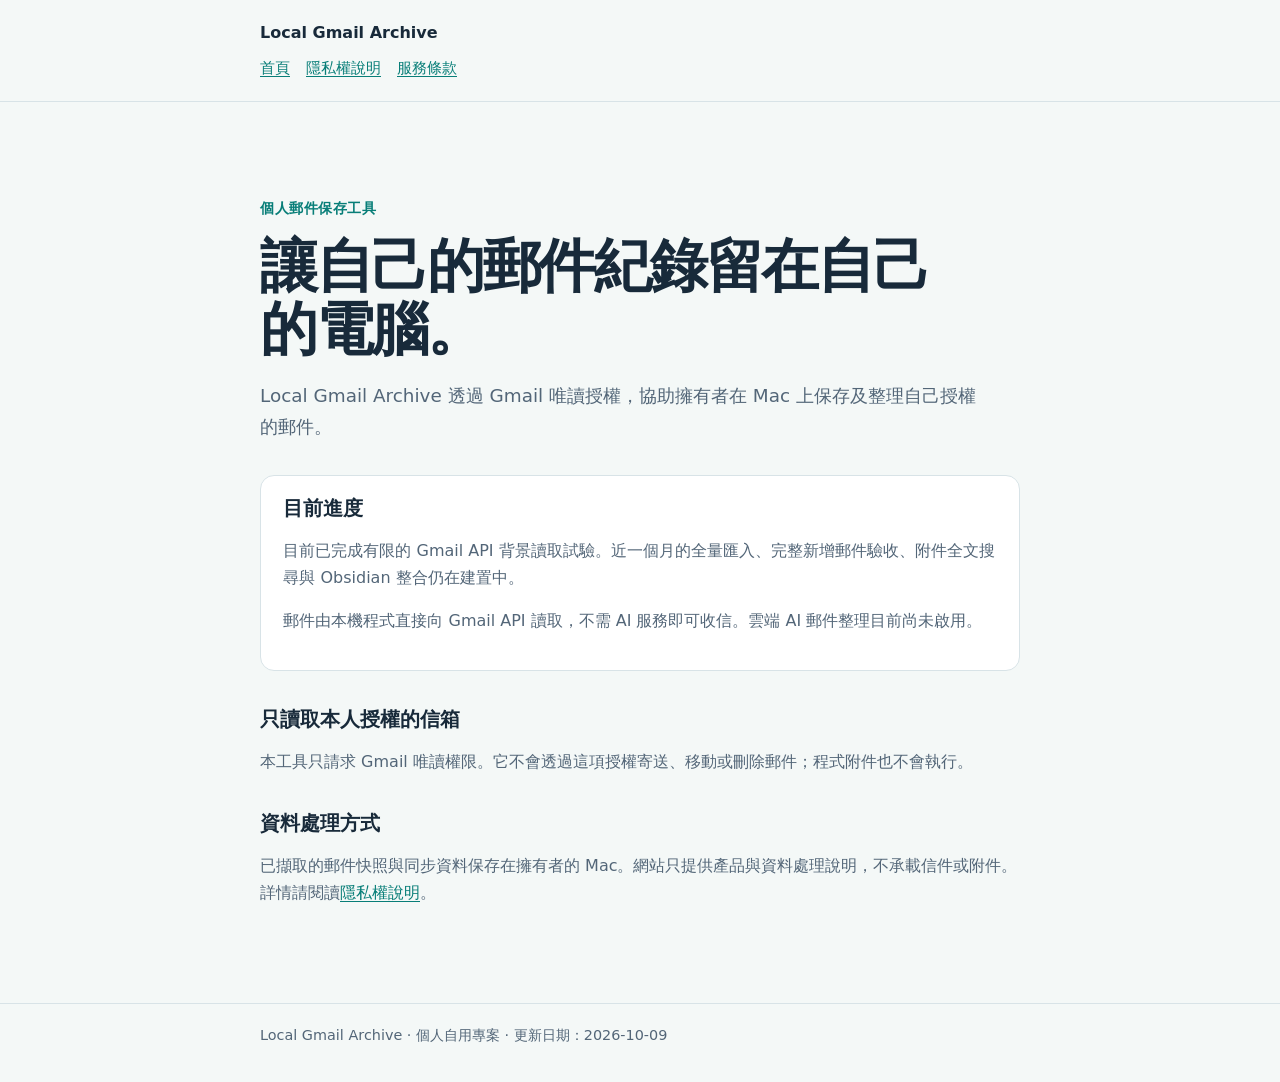
<file: index.html>
<!doctype html>
<html lang="zh-Hant">
<head>
  <meta charset="utf-8">
  <meta name="viewport" content="width=device-width, initial-scale=1">
  <meta name="description" content="Local Gmail Archive 是個人使用的本機郵件保存工具。">
  <title>Local Gmail Archive</title>
  <link rel="stylesheet" href="style.css">
</head>
<body>
  <header>
    <div class="wrap">
      <a class="brand" href="index.html">Local Gmail Archive</a>
      <nav aria-label="主要導覽">
        <a href="index.html" aria-current="page">首頁</a>
        <a href="privacy.html">隱私權說明</a>
        <a href="terms.html">服務條款</a>
      </nav>
    </div>
  </header>
  <main class="wrap">
    <p class="eyebrow">個人郵件保存工具</p>
    <h1>讓自己的郵件紀錄留在自己的電腦。</h1>
    <p class="lead">Local Gmail Archive 透過 Gmail 唯讀授權，協助擁有者在 Mac 上保存及整理自己授權的郵件。</p>

    <section class="panel" aria-labelledby="status">
      <h2 id="status">目前進度</h2>
      <p>目前已完成有限的 Gmail API 背景讀取試驗。近一個月的全量匯入、完整新增郵件驗收、附件全文搜尋與 Obsidian 整合仍在建置中。</p>
      <p>郵件由本機程式直接向 Gmail API 讀取，不需 AI 服務即可收信。雲端 AI 郵件整理目前尚未啟用。</p>
    </section>

    <h2>只讀取本人授權的信箱</h2>
    <p>本工具只請求 Gmail 唯讀權限。它不會透過這項授權寄送、移動或刪除郵件；程式附件也不會執行。</p>

    <h2>資料處理方式</h2>
    <p>已擷取的郵件快照與同步資料保存在擁有者的 Mac。網站只提供產品與資料處理說明，不承載信件或附件。詳情請閱讀<a href="privacy.html">隱私權說明</a>。</p>
  </main>
  <footer><div class="wrap">Local Gmail Archive · 個人自用專案 · 更新日期：2026-10-09</div></footer>
</body>
</html>
</file>
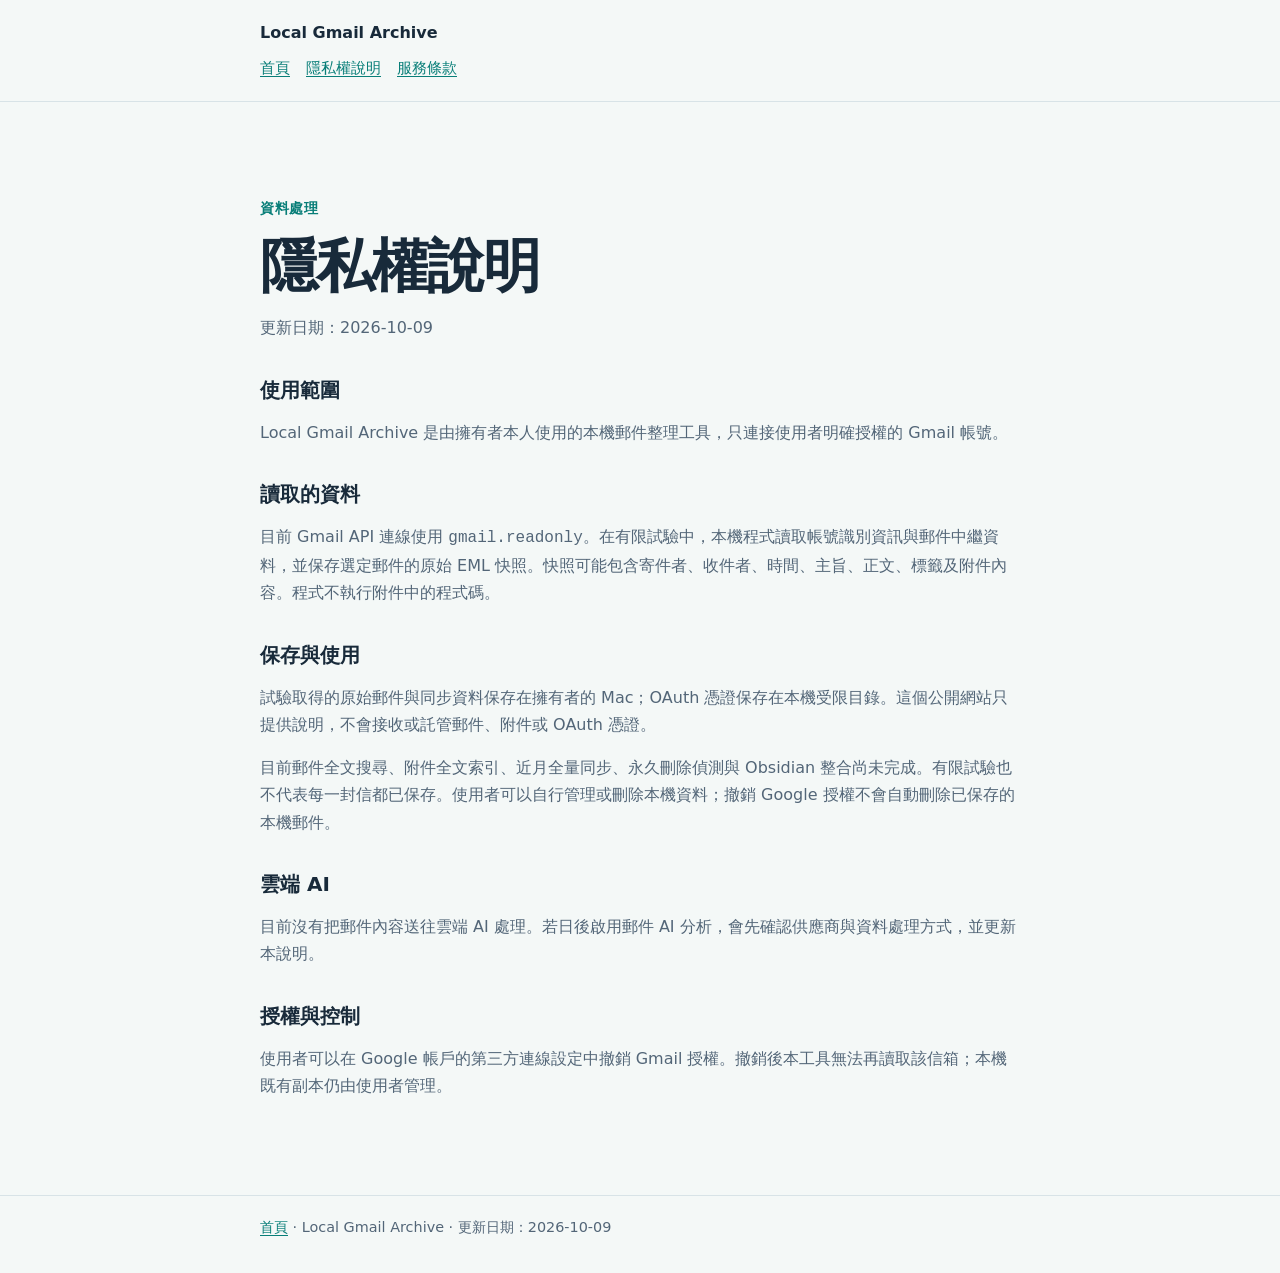
<file: privacy.html>
<!doctype html>
<html lang="zh-Hant">
<head>
  <meta charset="utf-8">
  <meta name="viewport" content="width=device-width, initial-scale=1">
  <meta name="description" content="Local Gmail Archive 的資料收集、保存與使用方式。">
  <title>隱私權說明 · Local Gmail Archive</title>
  <link rel="stylesheet" href="style.css">
</head>
<body>
  <header>
    <div class="wrap">
      <a class="brand" href="index.html">Local Gmail Archive</a>
      <nav aria-label="主要導覽">
        <a href="index.html">首頁</a>
        <a href="privacy.html" aria-current="page">隱私權說明</a>
        <a href="terms.html">服務條款</a>
      </nav>
    </div>
  </header>
  <main class="wrap">
    <p class="eyebrow">資料處理</p>
    <h1>隱私權說明</h1>
    <p>更新日期：2026-10-09</p>

    <h2>使用範圍</h2>
    <p>Local Gmail Archive 是由擁有者本人使用的本機郵件整理工具，只連接使用者明確授權的 Gmail 帳號。</p>

    <h2>讀取的資料</h2>
    <p>目前 Gmail API 連線使用 <code>gmail.readonly</code>。在有限試驗中，本機程式讀取帳號識別資訊與郵件中繼資料，並保存選定郵件的原始 EML 快照。快照可能包含寄件者、收件者、時間、主旨、正文、標籤及附件內容。程式不執行附件中的程式碼。</p>

    <h2>保存與使用</h2>
    <p>試驗取得的原始郵件與同步資料保存在擁有者的 Mac；OAuth 憑證保存在本機受限目錄。這個公開網站只提供說明，不會接收或託管郵件、附件或 OAuth 憑證。</p>
    <p>目前郵件全文搜尋、附件全文索引、近月全量同步、永久刪除偵測與 Obsidian 整合尚未完成。有限試驗也不代表每一封信都已保存。使用者可以自行管理或刪除本機資料；撤銷 Google 授權不會自動刪除已保存的本機郵件。</p>

    <h2>雲端 AI</h2>
    <p>目前沒有把郵件內容送往雲端 AI 處理。若日後啟用郵件 AI 分析，會先確認供應商與資料處理方式，並更新本說明。</p>

    <h2>授權與控制</h2>
    <p>使用者可以在 Google 帳戶的第三方連線設定中撤銷 Gmail 授權。撤銷後本工具無法再讀取該信箱；本機既有副本仍由使用者管理。</p>
  </main>
  <footer><div class="wrap"><a href="index.html">首頁</a> · Local Gmail Archive · 更新日期：2026-10-09</div></footer>
</body>
</html>
</file>
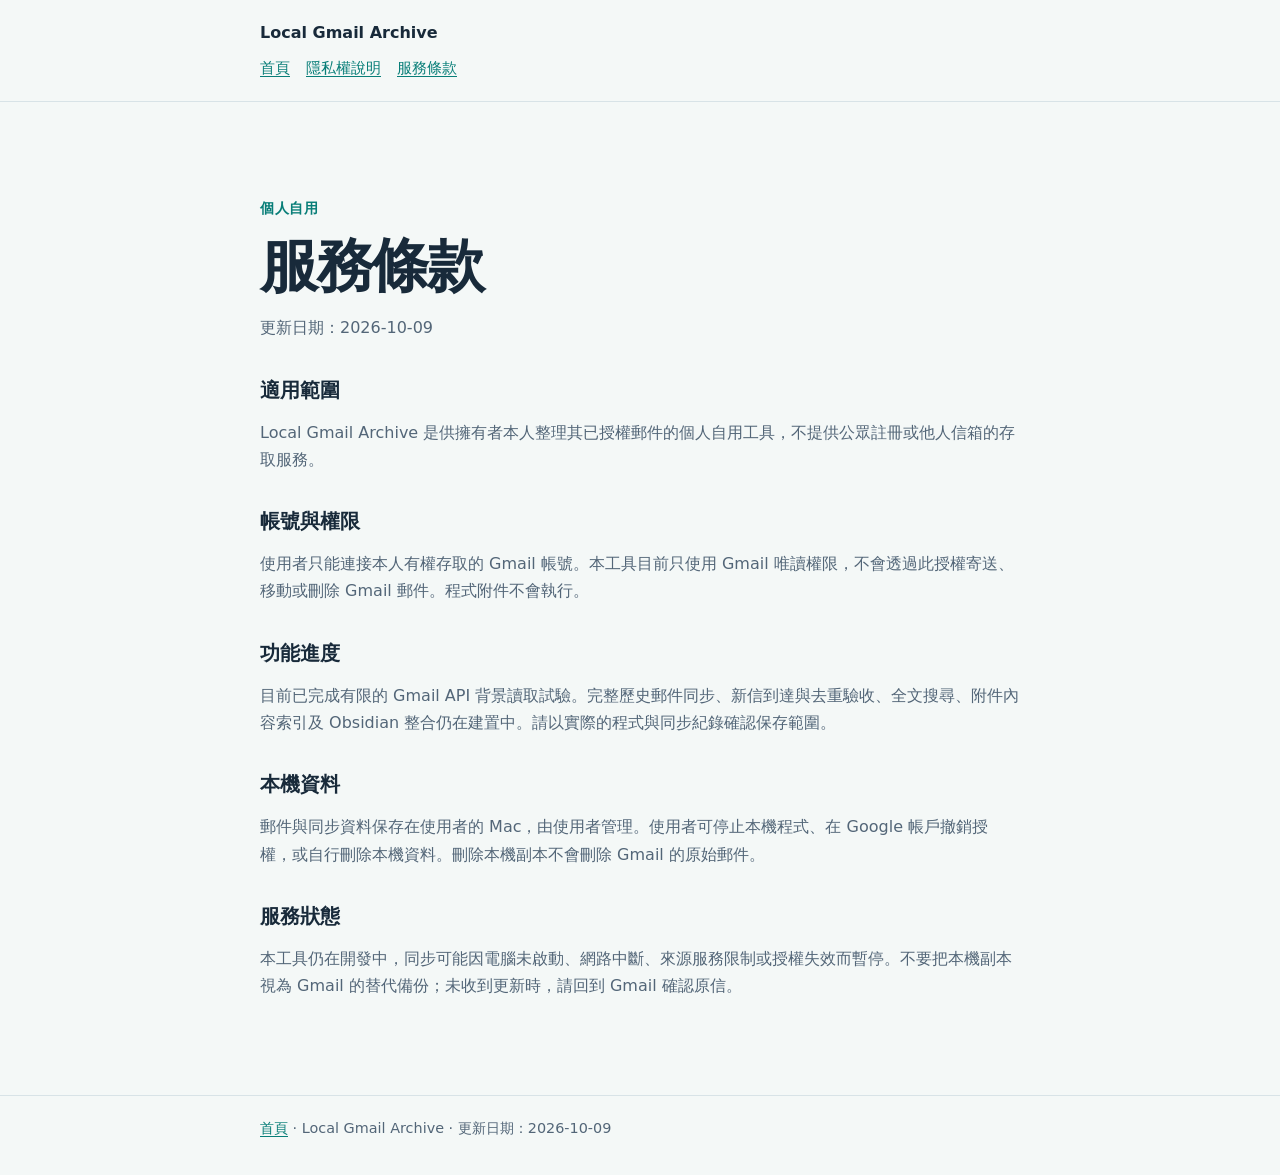
<file: terms.html>
<!doctype html>
<html lang="zh-Hant">
<head>
  <meta charset="utf-8">
  <meta name="viewport" content="width=device-width, initial-scale=1">
  <meta name="description" content="Local Gmail Archive 的服務條款。">
  <title>服務條款 · Local Gmail Archive</title>
  <link rel="stylesheet" href="style.css">
</head>
<body>
  <header>
    <div class="wrap">
      <a class="brand" href="index.html">Local Gmail Archive</a>
      <nav aria-label="主要導覽">
        <a href="index.html">首頁</a>
        <a href="privacy.html">隱私權說明</a>
        <a href="terms.html" aria-current="page">服務條款</a>
      </nav>
    </div>
  </header>
  <main class="wrap">
    <p class="eyebrow">個人自用</p>
    <h1>服務條款</h1>
    <p>更新日期：2026-10-09</p>

    <h2>適用範圍</h2>
    <p>Local Gmail Archive 是供擁有者本人整理其已授權郵件的個人自用工具，不提供公眾註冊或他人信箱的存取服務。</p>

    <h2>帳號與權限</h2>
    <p>使用者只能連接本人有權存取的 Gmail 帳號。本工具目前只使用 Gmail 唯讀權限，不會透過此授權寄送、移動或刪除 Gmail 郵件。程式附件不會執行。</p>

    <h2>功能進度</h2>
    <p>目前已完成有限的 Gmail API 背景讀取試驗。完整歷史郵件同步、新信到達與去重驗收、全文搜尋、附件內容索引及 Obsidian 整合仍在建置中。請以實際的程式與同步紀錄確認保存範圍。</p>

    <h2>本機資料</h2>
    <p>郵件與同步資料保存在使用者的 Mac，由使用者管理。使用者可停止本機程式、在 Google 帳戶撤銷授權，或自行刪除本機資料。刪除本機副本不會刪除 Gmail 的原始郵件。</p>

    <h2>服務狀態</h2>
    <p>本工具仍在開發中，同步可能因電腦未啟動、網路中斷、來源服務限制或授權失效而暫停。不要把本機副本視為 Gmail 的替代備份；未收到更新時，請回到 Gmail 確認原信。</p>
  </main>
  <footer><div class="wrap"><a href="index.html">首頁</a> · Local Gmail Archive · 更新日期：2026-10-09</div></footer>
</body>
</html>
</file>
<file: style.css>
:root {
  color-scheme: light;
  --ink: #182a3a;
  --muted: #536678;
  --accent: #087e78;
  --line: #d8e3e7;
  --paper: #f4f8f7;
}

* { box-sizing: border-box; }

body {
  margin: 0;
  color: var(--ink);
  background: var(--paper);
  font: 16px/1.7 system-ui, -apple-system, BlinkMacSystemFont, "Segoe UI", sans-serif;
}

a { color: var(--accent); text-underline-offset: .2em; }

.wrap { width: min(100% - 2rem, 760px); margin-inline: auto; }

header { padding: 1.2rem 0; border-bottom: 1px solid var(--line); }

.brand { color: var(--ink); font-weight: 700; text-decoration: none; }

nav { display: flex; flex-wrap: wrap; gap: 1rem; margin-top: .6rem; }

nav a { font-size: .94rem; }

main { padding: clamp(2.5rem, 7vw, 5rem) 0; }

.eyebrow { color: var(--accent); font-size: .9rem; font-weight: 700; letter-spacing: .04em; }

h1 { max-width: 18ch; margin: .5rem 0 1rem; font-size: clamp(2.2rem, 7vw, 3.6rem); line-height: 1.1; letter-spacing: -.04em; }

h2 { margin: 2.2rem 0 .5rem; font-size: 1.25rem; line-height: 1.3; }

p, li { color: var(--muted); }

.lead { max-width: 62ch; font-size: 1.15rem; }

.panel { margin-top: 2rem; padding: 1.2rem 1.4rem; border: 1px solid var(--line); border-radius: 14px; background: #fff; }

.panel h2 { margin-top: 0; }

footer { padding: 1.2rem 0 2.2rem; border-top: 1px solid var(--line); color: var(--muted); font-size: .9rem; }

@media (prefers-reduced-motion: no-preference) {
  a { transition: color .15s ease; }
  a:hover { color: #055e5a; }
}
</file>
